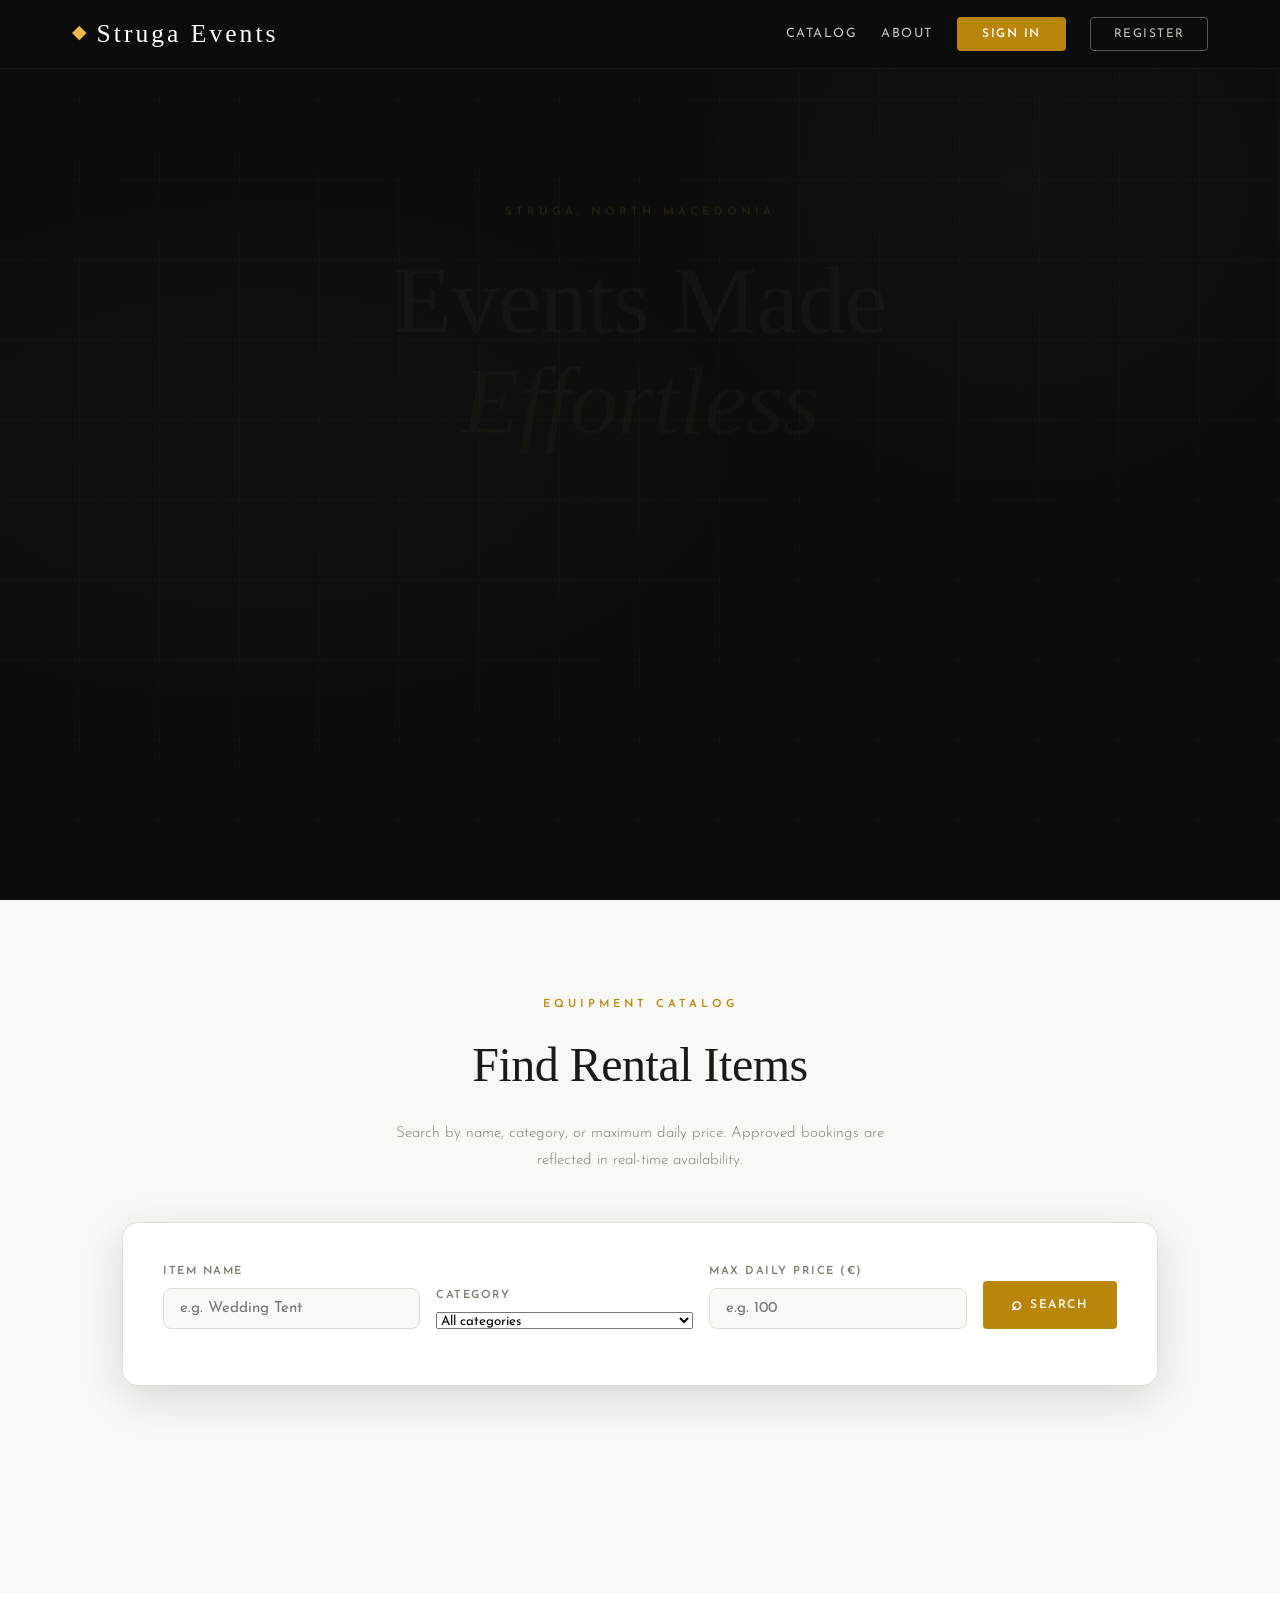
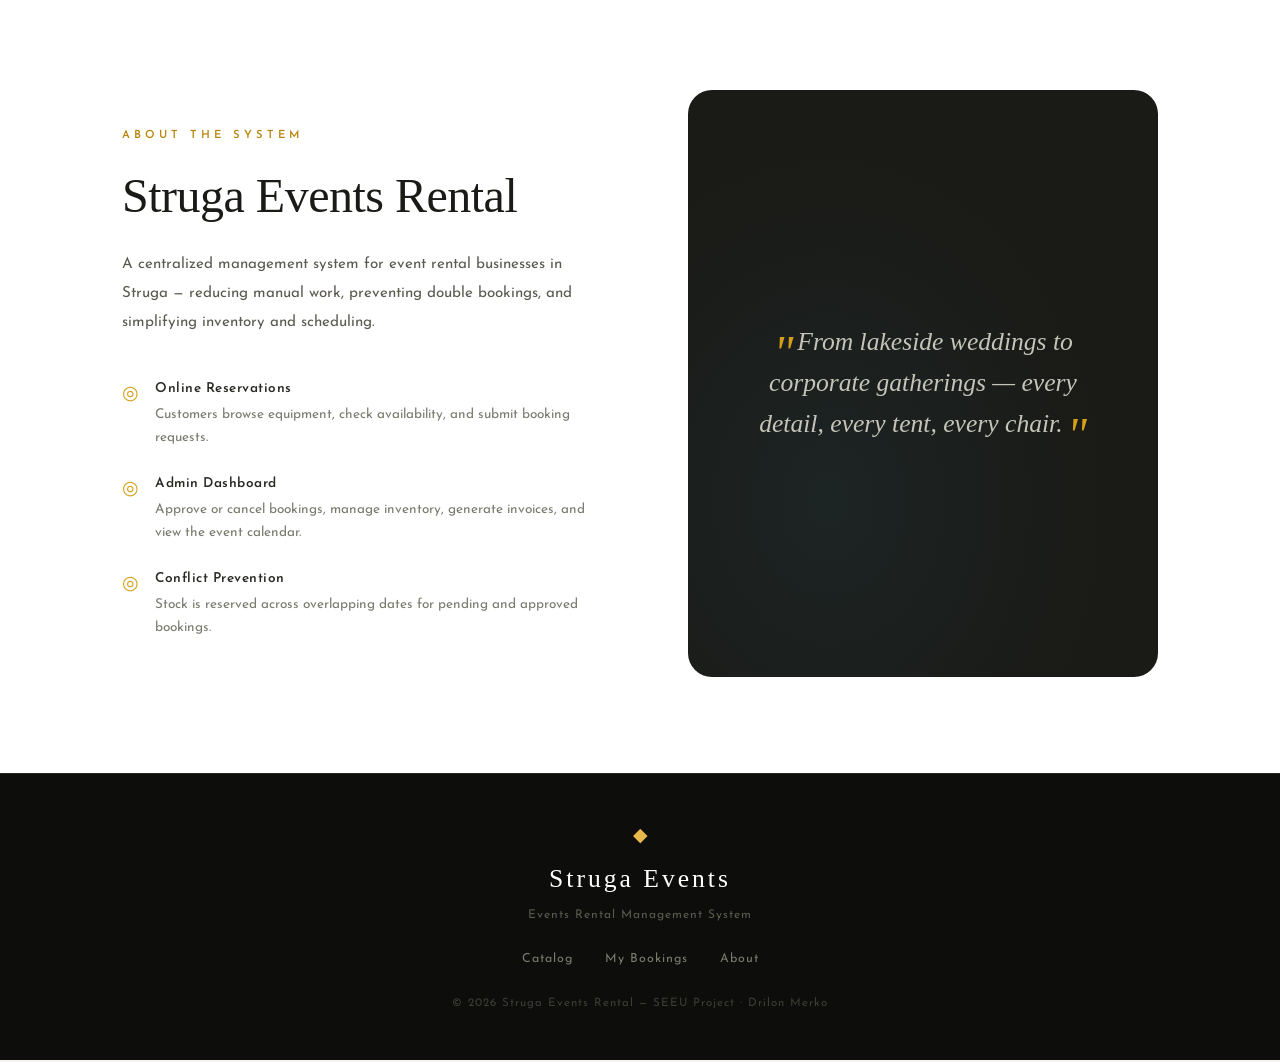
<file: index.html>
<!DOCTYPE html>
<html lang="en">
<head>
    <meta charset="UTF-8">
    <meta http-equiv="refresh" content="0; url=frontend/index.html">
    <title>Struga Events</title>
</head>
<body>
    <p>Redirecting to <a href="frontend/index.html">Struga Events Rental</a>...</p>
</body>
</html>
</file>
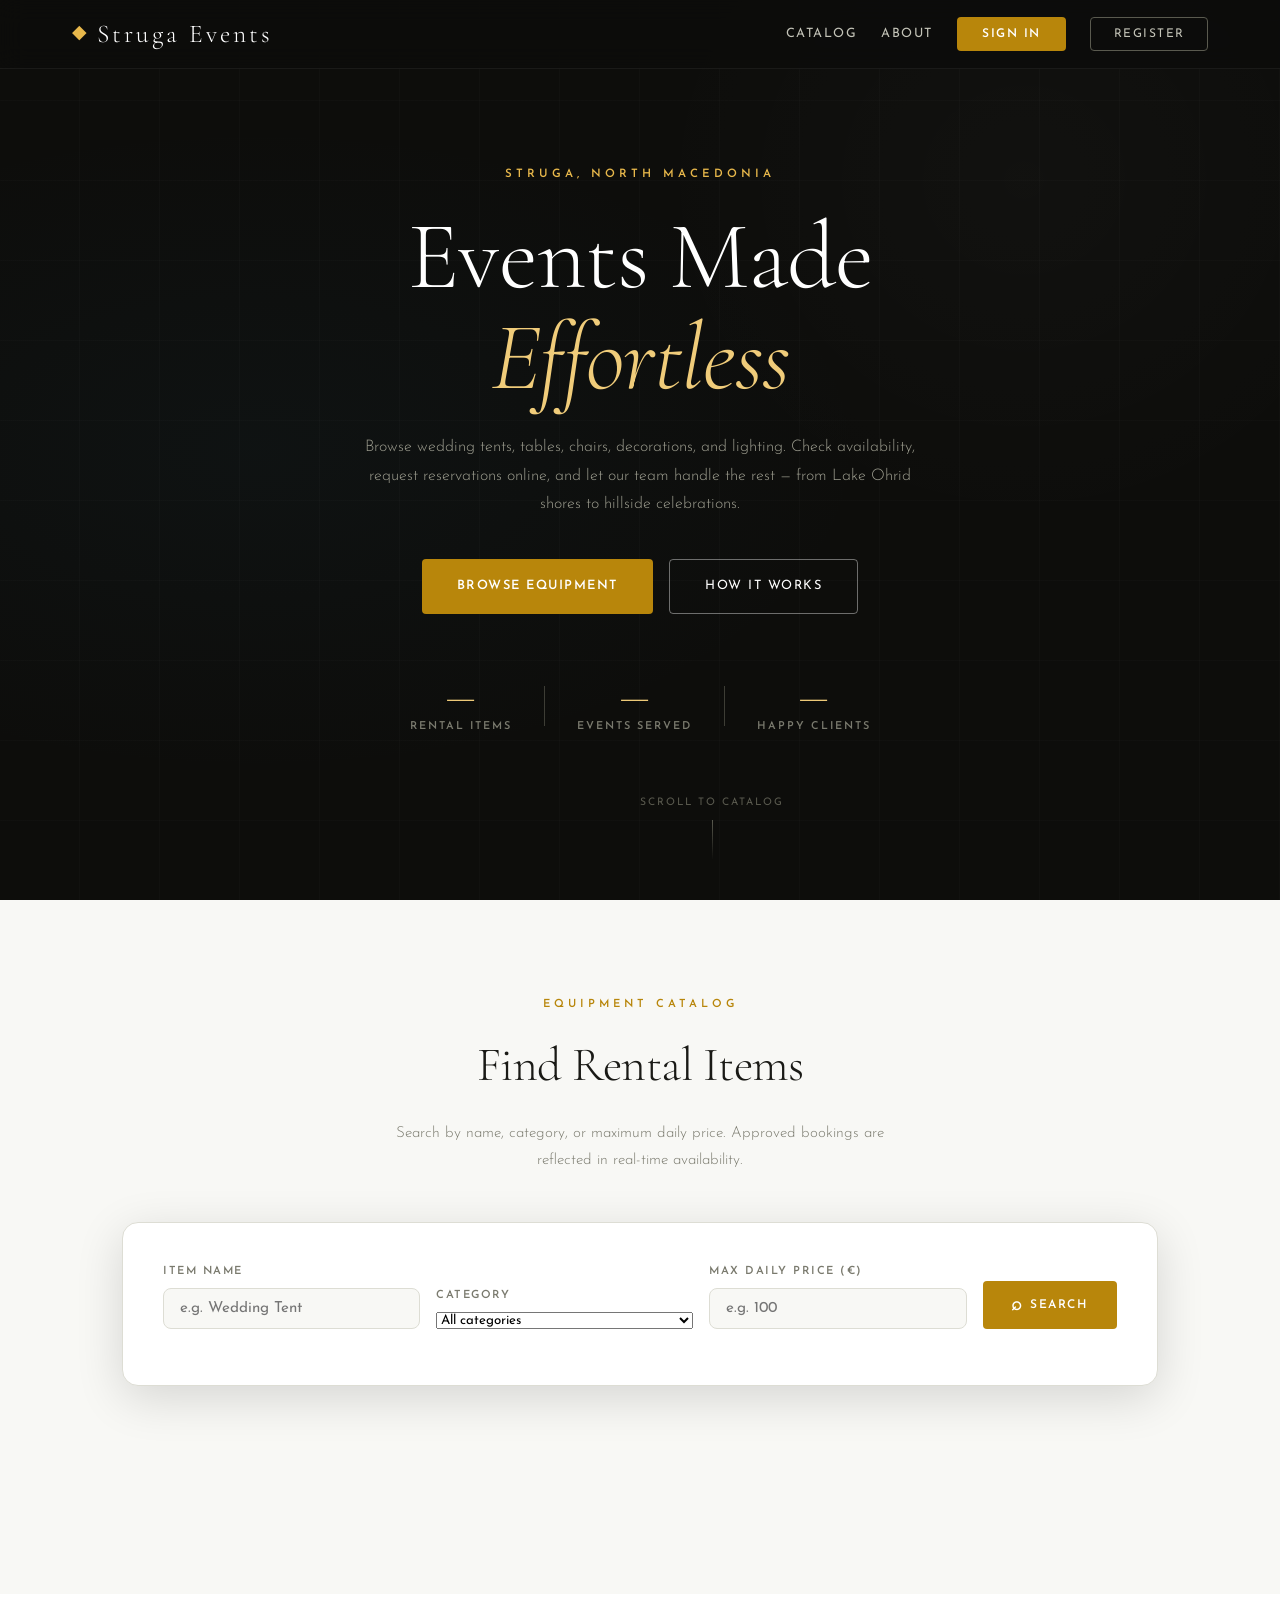
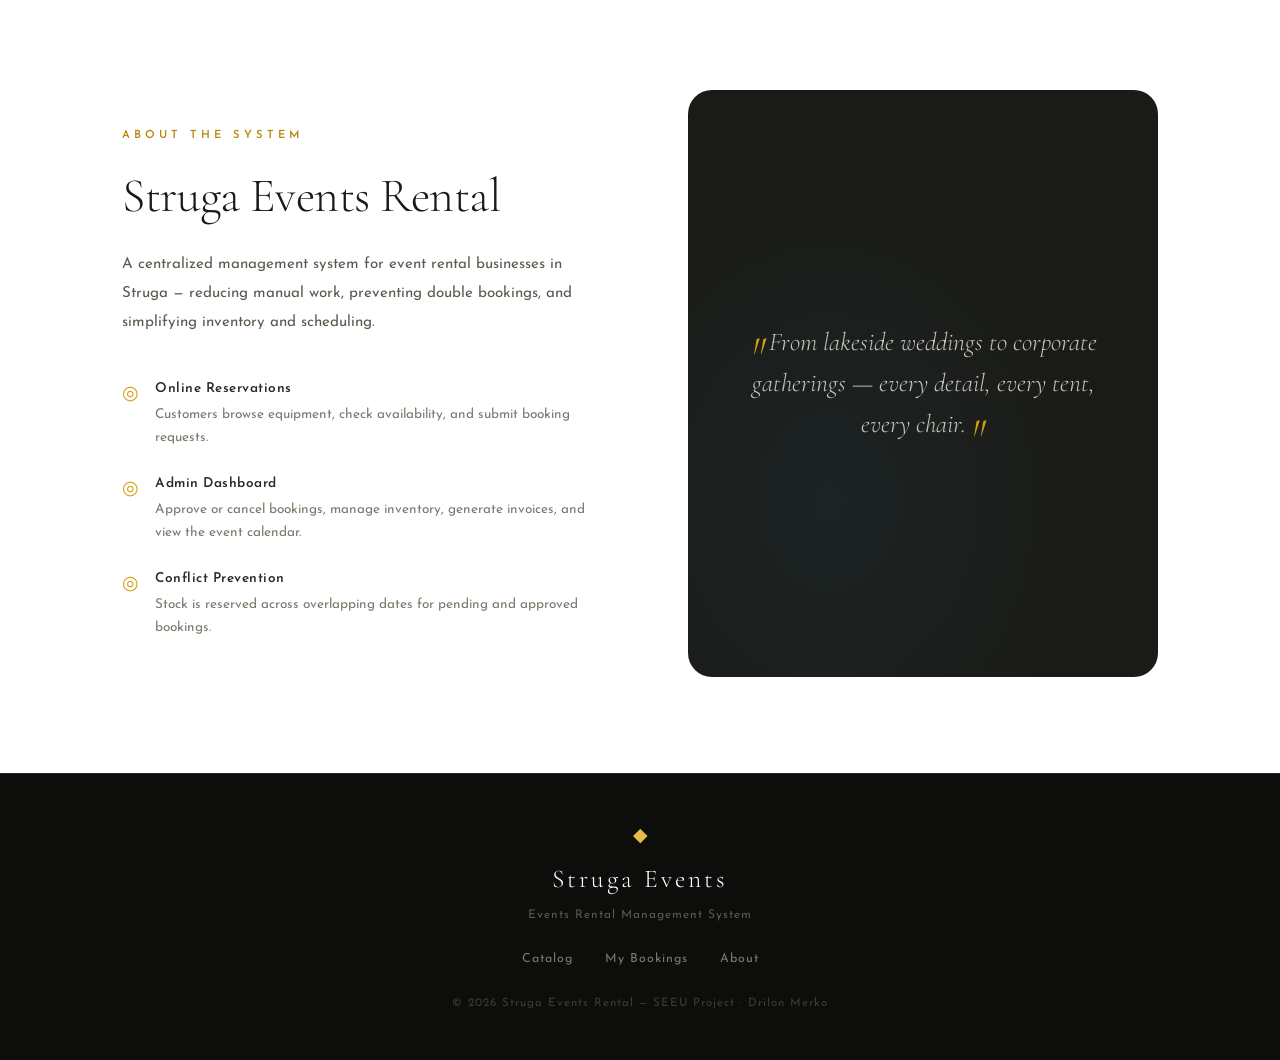
<file: frontend/index.html>
<!DOCTYPE html>
<html lang="en">
<head>
    <meta charset="UTF-8">
    <meta name="viewport" content="width=device-width, initial-scale=1.0">
    <title>Struga Events — Rental Management</title>
    <link rel="preconnect" href="https://fonts.googleapis.com">
    <link href="https://fonts.googleapis.com/css2?family=Cormorant+Garamond:ital,wght@0,300;0,400;0,600;1,300;1,400&family=Josefin+Sans:wght@300;400;600&display=swap" rel="stylesheet">
    <link rel="stylesheet" href="styles.css">
</head>
<body>

<nav class="navbar" id="navbar">
    <div class="nav-inner">
        <a href="index.html" class="nav-logo">
            <span class="logo-symbol">◆</span>
            <span class="logo-text">Struga Events</span>
        </a>
        <div class="nav-links" id="navLinks">
            <a href="#catalog-section" class="nav-link">Catalog</a>
            <a href="#about-section" class="nav-link">About</a>
            <a href="dashboard.html" class="nav-link" id="dashboardLink" style="display:none">My Bookings</a>
            <a href="admin.html" class="nav-link" id="adminLink" style="display:none">Admin Panel</a>
            <button class="btn-ghost" id="logoutBtn" style="display:none" onclick="logout()">Sign Out</button>
            <button class="btn-primary" id="loginBtn" onclick="openModal('loginModal')">Sign In</button>
            <button class="btn-ghost" id="registerBtn" onclick="openModal('registerModal')">Register</button>
        </div>
        <button class="hamburger" id="hamburger" onclick="toggleMenu()">☰</button>
    </div>
</nav>

<section class="hero">
    <div class="hero-bg"></div>
    <div class="hero-content">
        <p class="hero-eyebrow">Struga, North Macedonia</p>
        <h1 class="hero-title">Events Made<br><em>Effortless</em></h1>
        <p class="hero-subtitle">Browse wedding tents, tables, chairs, decorations, and lighting. Check availability, request reservations online, and let our team handle the rest — from Lake Ohrid shores to hillside celebrations.</p>
        <div class="hero-actions">
            <a href="#catalog-section" class="btn-primary btn-large">Browse Equipment</a>
            <a href="#about-section" class="btn-outline btn-large">How It Works</a>
        </div>
        <div class="hero-stats">
            <div class="stat"><span class="stat-num" id="statItems">—</span><span class="stat-label">Rental Items</span></div>
            <div class="stat-divider"></div>
            <div class="stat"><span class="stat-num" id="statReservations">—</span><span class="stat-label">Events Served</span></div>
            <div class="stat-divider"></div>
            <div class="stat"><span class="stat-num" id="statCustomers">—</span><span class="stat-label">Happy Clients</span></div>
        </div>
    </div>
    <div class="hero-scroll">
        <span>Scroll to catalog</span>
        <div class="scroll-line"></div>
    </div>
</section>

<section class="search-section" id="catalog-section">
    <div class="section-inner">
        <div class="section-header">
            <p class="section-eyebrow">Equipment Catalog</p>
            <h2 class="section-title">Find Rental Items</h2>
            <p class="section-subtitle">Search by name, category, or maximum daily price. Approved bookings are reflected in real-time availability.</p>
        </div>
        <div class="search-card">
            <form id="searchForm" class="search-form">
                <div class="search-row">
                    <div class="search-field">
                        <label>Item Name</label>
                        <input type="text" name="name" placeholder="e.g. Wedding Tent" autocomplete="off">
                    </div>
                    <div class="search-field">
                        <label>Category</label>
                        <select name="category_id" id="categoryFilter">
                            <option value="">All categories</option>
                        </select>
                    </div>
                    <div class="search-field">
                        <label>Max Daily Price (€)</label>
                        <input type="number" name="max_price" min="0" step="1" placeholder="e.g. 100">
                    </div>
                    <button type="submit" class="btn-primary search-btn">
                        <span class="search-icon">⌕</span> Search
                    </button>
                </div>
            </form>
        </div>
        <div class="search-card" id="cartSection" style="display:none; margin-bottom:2rem;">
            <h3 class="card-section-title">Reservation Cart</h3>
            <p class="card-section-sub">Add items from the catalog, then submit one booking request (document §6.3 — reservation cart).</p>
            <div id="cartItems" class="submissions-list"></div>
            <p id="cartTotal" style="margin:1rem 0;font-weight:600;"></p>
            <button type="button" class="btn-primary" onclick="openCheckoutModal()">Proceed to Checkout</button>
            <button type="button" class="btn-ghost" onclick="clearCart()" style="margin-left:0.5rem">Clear Cart</button>
        </div>

        <div id="searchResults" class="results-grid"></div>
        <div id="searchMsg" class="search-msg"></div>
    </div>
</section>

<section class="about-section" id="about-section">
    <div class="section-inner about-grid">
        <div class="about-text">
            <p class="section-eyebrow">About the System</p>
            <h2 class="section-title">Struga Events Rental</h2>
            <p class="about-body">A centralized management system for event rental businesses in Struga — reducing manual work, preventing double bookings, and simplifying inventory and scheduling.</p>
            <div class="about-features">
                <div class="feature">
                    <span class="feature-icon">◎</span>
                    <div>
                        <strong>Online Reservations</strong>
                        <p>Customers browse equipment, check availability, and submit booking requests.</p>
                    </div>
                </div>
                <div class="feature">
                    <span class="feature-icon">◎</span>
                    <div>
                        <strong>Admin Dashboard</strong>
                        <p>Approve or cancel bookings, manage inventory, generate invoices, and view the event calendar.</p>
                    </div>
                </div>
                <div class="feature">
                    <span class="feature-icon">◎</span>
                    <div>
                        <strong>Conflict Prevention</strong>
                        <p>Stock is reserved across overlapping dates for pending and approved bookings.</p>
                    </div>
                </div>
            </div>
        </div>
        <div class="about-image">
            <div class="about-image-inner">
                <div class="about-quote">
                    <p>From lakeside weddings to corporate gatherings — every detail, every tent, every chair.</p>
                </div>
            </div>
        </div>
    </div>
</section>

<footer class="footer">
    <div class="footer-inner">
        <div class="footer-brand">
            <span class="logo-symbol">◆</span>
            <span class="logo-text">Struga Events</span>
            <p>Events Rental Management System</p>
        </div>
        <div class="footer-links">
            <a href="#catalog-section">Catalog</a>
            <a href="dashboard.html">My Bookings</a>
            <a href="#about-section">About</a>
        </div>
        <p class="footer-copy">© 2026 Struga Events Rental — SEEU Project · Drilon Merko</p>
    </div>
</footer>

<div class="modal-overlay" id="loginModal">
    <div class="modal">
        <button class="modal-close" onclick="closeModal('loginModal')">✕</button>
        <h2 class="modal-title">Sign In</h2>
        <p class="modal-subtitle">Access your Struga Events account</p>
        <form id="loginForm" class="modal-form">
            <div class="form-field">
                <label>Email Address</label>
                <input type="email" name="email" required placeholder="your@email.com">
            </div>
            <div class="form-field">
                <label>Password</label>
                <input type="password" name="password" required placeholder="••••••••">
            </div>
            <div id="loginError" class="form-error"></div>
            <button type="submit" class="btn-primary btn-full">Sign In</button>
        </form>
        <p class="modal-switch">Don't have an account? <a href="#" onclick="switchModal('loginModal','registerModal')">Register here</a></p>
    </div>
</div>

<div class="modal-overlay" id="registerModal">
    <div class="modal">
        <button class="modal-close" onclick="closeModal('registerModal')">✕</button>
        <h2 class="modal-title">Create Account</h2>
        <p class="modal-subtitle">Register as a customer to request rentals</p>
        <form id="registerForm" class="modal-form">
            <div class="form-row">
                <div class="form-field">
                    <label>First Name</label>
                    <input type="text" name="first_name" required>
                </div>
                <div class="form-field">
                    <label>Last Name</label>
                    <input type="text" name="last_name" required>
                </div>
            </div>
            <div class="form-field">
                <label>Email</label>
                <input type="email" name="email" required>
            </div>
            <div class="form-field">
                <label>Phone</label>
                <input type="text" name="phone" placeholder="+389 70 000 000">
            </div>
            <div class="form-field">
                <label>Password</label>
                <input type="password" name="password" required minlength="8">
            </div>
            <div id="registerError" class="form-error"></div>
            <div id="registerSuccess" class="form-success"></div>
            <button type="submit" class="btn-primary btn-full">Create Account</button>
        </form>
        <p class="modal-switch">Already registered? <a href="#" onclick="switchModal('registerModal','loginModal')">Sign in</a></p>
    </div>
</div>

<div class="modal-overlay" id="itemModal">
    <div class="modal modal-large">
        <button class="modal-close" onclick="closeModal('itemModal')">✕</button>
        <div id="itemModalContent"></div>
    </div>
</div>

<div class="modal-overlay" id="bookModal">
    <div class="modal modal-large">
        <button class="modal-close" onclick="closeModal('bookModal')">✕</button>
        <h2 class="modal-title">Submit Reservation Request</h2>
        <p class="modal-subtitle" id="bookItemLabel">Complete event details for all items in your cart.</p>
        <form id="bookForm" class="modal-form">
            <div class="form-field">
                <label>Event Name</label>
                <input type="text" name="event_name" required placeholder="e.g. Wedding — Petrovski">
            </div>
            <div class="form-field">
                <label>Delivery Address</label>
                <input type="text" name="delivery_address" required placeholder="Venue address in Struga region...">
            </div>
            <div class="form-row">
                <div class="form-field">
                    <label>Start Date</label>
                    <input type="date" name="event_date" id="bookStart" required>
                </div>
                <div class="form-field">
                    <label>End Date</label>
                    <input type="date" name="end_date" id="bookEnd" required>
                </div>
            </div>
            <div class="form-field">
                <label>Notes (optional)</label>
                <textarea name="notes" rows="3"></textarea>
            </div>
            <div id="checkoutCartPreview" class="grave-modal-bio"></div>
            <div id="bookError" class="form-error"></div>
            <button type="submit" class="btn-primary btn-full">Submit Request</button>
        </form>
    </div>
</div>

<script src="app.js"></script>
</body>
</html>
</file>
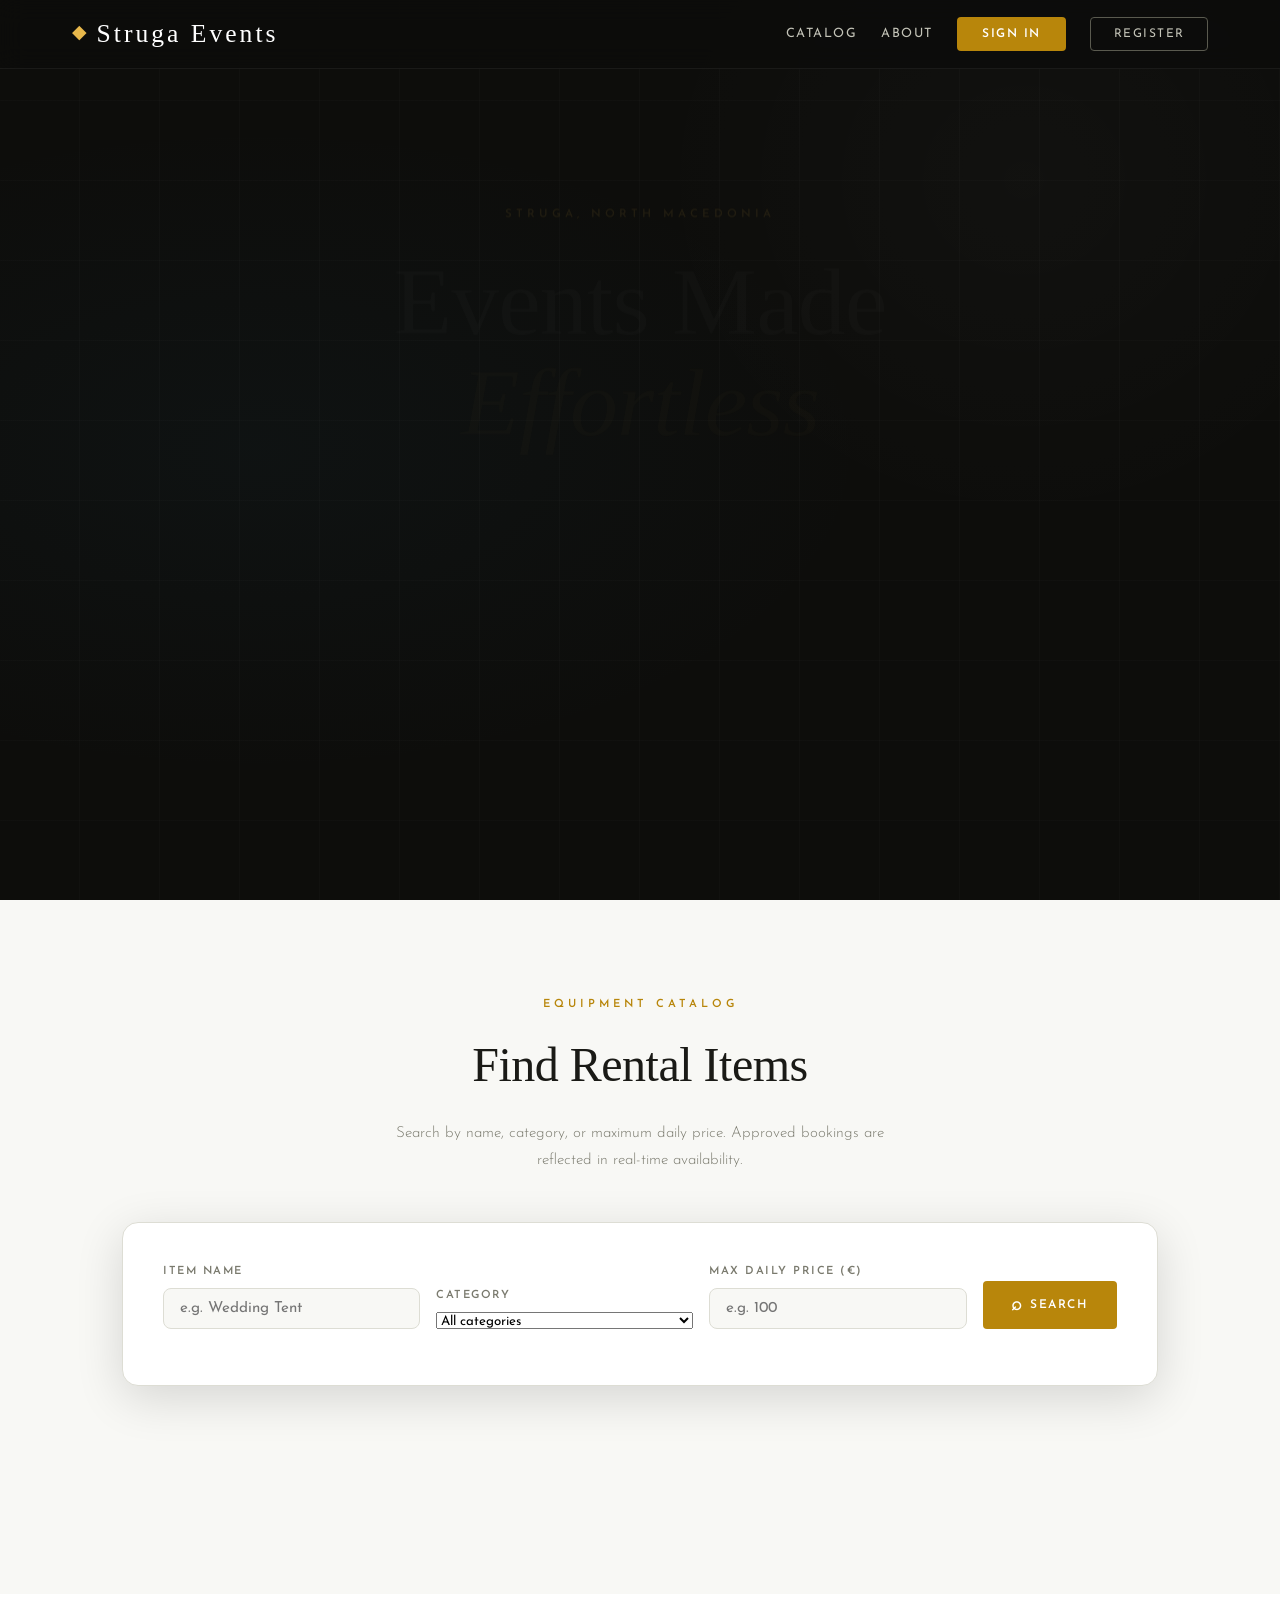
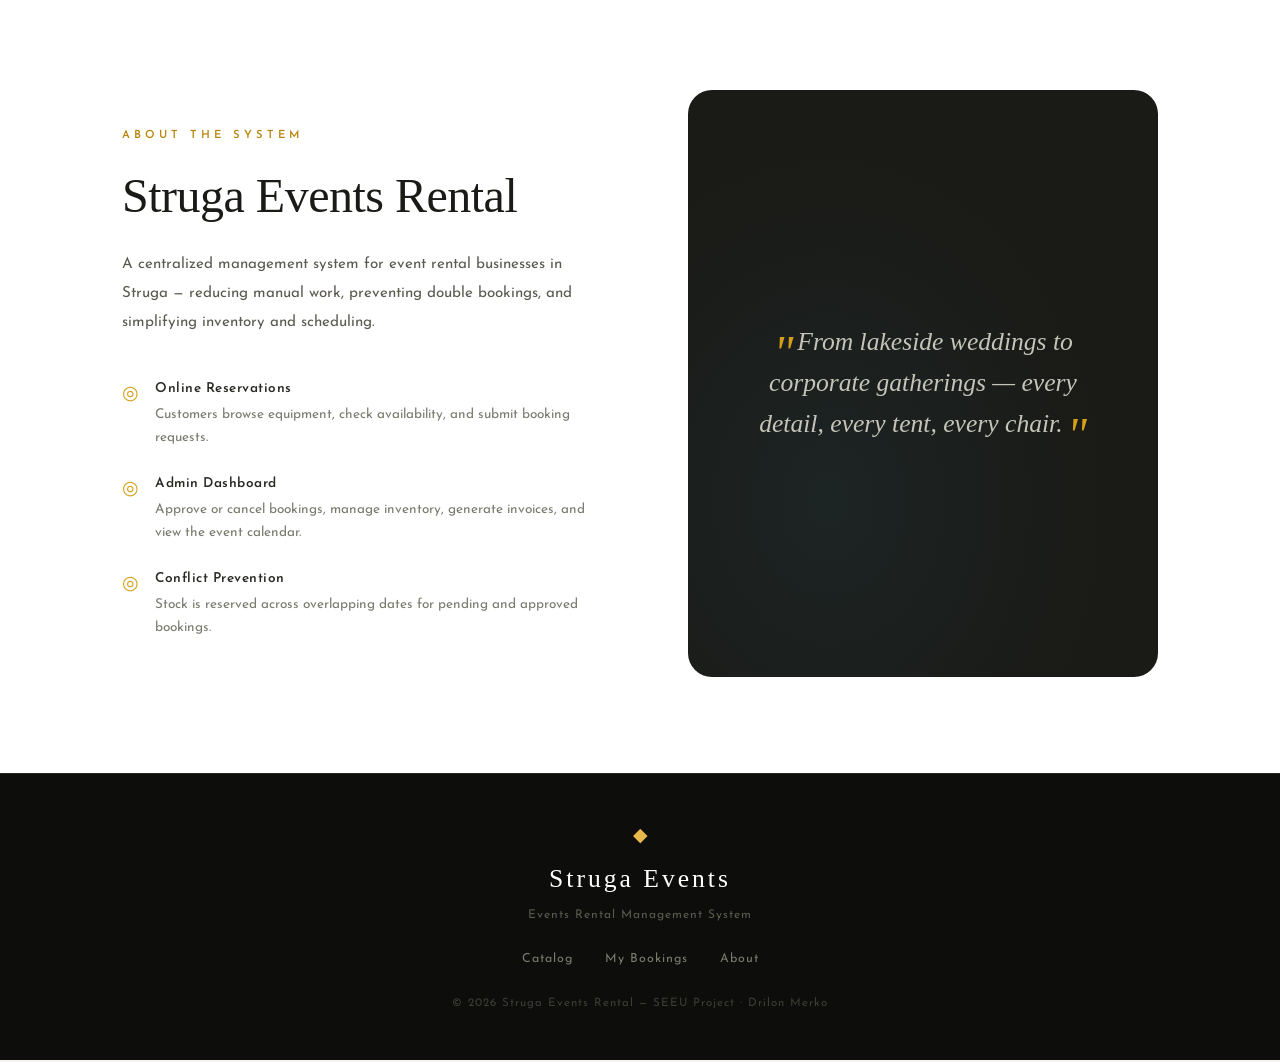
<file: frontend/dashboard.html>
<!DOCTYPE html>
<html lang="en">
<head>
    <meta charset="UTF-8">
    <meta name="viewport" content="width=device-width, initial-scale=1.0">
    <title>My Bookings — Struga Events</title>
    <link rel="preconnect" href="https://fonts.googleapis.com">
    <link href="https://fonts.googleapis.com/css2?family=Cormorant+Garamond:ital,wght@0,300;0,400;0,600&family=Josefin+Sans:wght@300;400;600&display=swap" rel="stylesheet">
    <link rel="stylesheet" href="styles.css">
</head>
<body class="dashboard-page">

<nav class="navbar" id="navbar">
    <div class="nav-inner">
        <a href="index.html" class="nav-logo">
            <span class="logo-symbol">◆</span>
            <span class="logo-text">Struga Events</span>
        </a>
        <div class="nav-links">
            <a href="index.html" class="nav-link">Catalog</a>
            <span class="nav-user" id="navUser"></span>
            <button class="btn-ghost" onclick="logout()">Sign Out</button>
        </div>
    </div>
</nav>

<div class="dashboard-layout">
    <aside class="sidebar">
        <div class="sidebar-profile">
            <div class="avatar" id="sidebarAvatar">?</div>
            <p class="sidebar-name" id="sidebarName">Loading...</p>
            <p class="sidebar-role">Customer</p>
        </div>
        <nav class="sidebar-nav">
            <a href="#" class="sidebar-link active" onclick="showTab('reservationsTab', this)">
                <span class="sidebar-icon">◫</span> My Reservations
            </a>
            <a href="#" class="sidebar-link" onclick="showTab('calendarTab', this)">
                <span class="sidebar-icon">▦</span> Event Calendar
            </a>
            <a href="#" class="sidebar-link" onclick="showTab('notificationsTab', this)">
                <span class="sidebar-icon">◉</span> Notifications
                <span class="badge" id="notifBadge" style="display:none"></span>
            </a>
        </nav>
    </aside>

    <main class="dashboard-main">
        <div id="reservationsTab" class="tab-content active">
            <div class="dash-header">
                <h1 class="dash-title">My Reservations</h1>
                <p class="dash-subtitle">Track pending, approved, and completed event bookings.</p>
            </div>
            <div class="dash-card">
                <a href="index.html#catalog-section" class="btn-primary">+ Browse Equipment</a>
            </div>
            <div id="reservationsList" class="submissions-list">
                <div class="loading-state">Loading reservations...</div>
            </div>
        </div>

        <div id="calendarTab" class="tab-content">
            <div class="dash-header">
                <h1 class="dash-title">Event Calendar</h1>
                <p class="dash-subtitle">Your approved events on the schedule.</p>
            </div>
            <div id="calendarList" class="submissions-list">
                <div class="loading-state">Loading calendar...</div>
            </div>
        </div>

        <div id="notificationsTab" class="tab-content">
            <div class="dash-header">
                <h1 class="dash-title">Notifications</h1>
            </div>
            <div id="notificationsList" class="notifications-list">
                <div class="loading-state">Loading...</div>
            </div>
        </div>
    </main>
</div>

<script src="app.js"></script>
<script src="dashboard.js"></script>
</body>
</html>
</file>
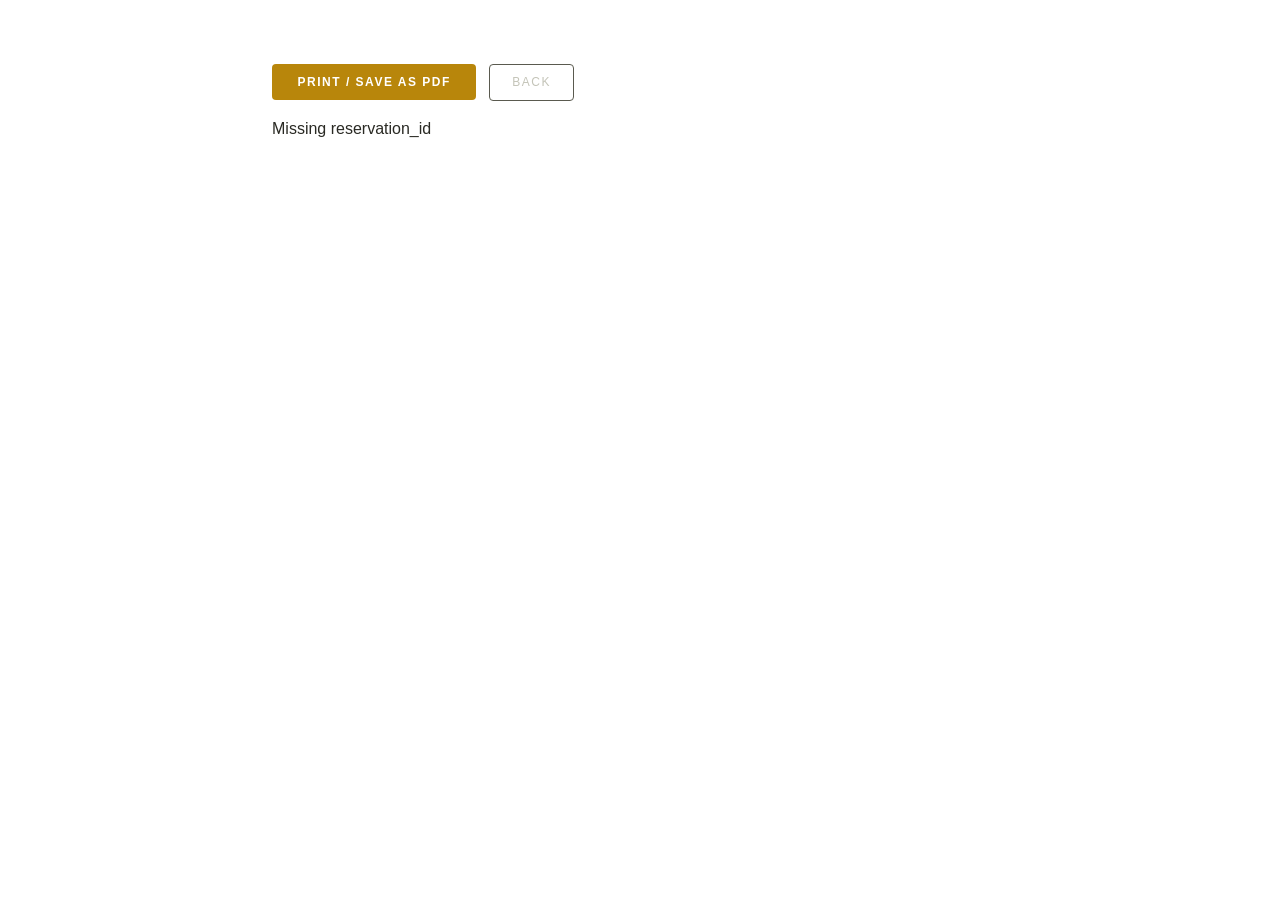
<file: frontend/invoice.html>
<!DOCTYPE html>
<html lang="en">
<head>
    <meta charset="UTF-8">
    <title>Invoice — Struga Events</title>
    <link rel="stylesheet" href="styles.css">
    <style>
        body { max-width: 800px; margin: 2rem auto; padding: 2rem; background: #fff; }
        .invoice-header { border-bottom: 2px solid #2e6b8a; padding-bottom: 1rem; margin-bottom: 1.5rem; }
        table { width: 100%; border-collapse: collapse; margin: 1rem 0; }
        th, td { border: 1px solid #ddd; padding: 0.5rem; text-align: left; }
        th { background: #f5f5f5; }
        @media print { .no-print { display: none; } }
    </style>
</head>
<body>
    <div class="no-print" style="margin-bottom:1rem">
        <button class="btn-primary" onclick="window.print()">Print / Save as PDF</button>
        <a href="dashboard.html" class="btn-ghost" style="margin-left:0.5rem">Back</a>
    </div>
    <div id="invoiceContent"><p>Loading invoice...</p></div>
    <script>
        const API = '../backend';
        const params = new URLSearchParams(location.search);
        const rid = params.get('reservation_id');
        if (!rid) document.getElementById('invoiceContent').innerHTML = '<p>Missing reservation_id</p>';
        else fetch(`${API}/get_invoice.php?reservation_id=${rid}`, { credentials: 'include' })
            .then(r => r.json())
            .then(inv => {
                if (inv.error) { document.getElementById('invoiceContent').innerHTML = '<p>' + inv.error + '</p>'; return; }
                const rows = (inv.line_items || []).map(l =>
                    `<tr><td>${l.description}</td><td>${l.quantity}</td><td>€${parseFloat(l.unit_price).toFixed(2)}</td><td>€${parseFloat(l.subtotal).toFixed(2)}</td></tr>`
                ).join('');
                document.getElementById('invoiceContent').innerHTML = `
                    <div class="invoice-header">
                        <h1>Struga Events Rental</h1>
                        <p><strong>${inv.invoice_number}</strong> · Issued ${inv.issue_date} · Due ${inv.due_date || '—'}</p>
                    </div>
                    <p><strong>Bill to:</strong> ${inv.customer_name}<br>${inv.email} · ${inv.phone || ''}</p>
                    <p><strong>Event:</strong> ${inv.event_name}<br>${inv.event_date} — ${inv.end_date}<br>${inv.delivery_address || ''}</p>
                    <table><thead><tr><th>Item</th><th>Qty</th><th>Unit</th><th>Subtotal</th></tr></thead><tbody>${rows}</tbody></table>
                    <p>Subtotal: €${parseFloat(inv.total_amount).toFixed(2)}<br>
                    VAT (${inv.tax_rate}%): €${parseFloat(inv.tax_amount).toFixed(2)}<br>
                    Deposit: €${parseFloat(inv.deposit_amount || 0).toFixed(2)}<br>
                    <strong>Total: €${parseFloat(inv.total_with_tax).toFixed(2)}</strong><br>
                    Payment status: ${inv.payment_status}</p>`;
            });
    </script>
</body>
</html>
</file>
<file: frontend/styles.css>
/* ============================================================
   Struga Events Rental Management System
   Design: Struga lakeside event rental
   Palette: Deep navy, lake blue, ivory
   Typography: Cormorant Garamond + Josefin Sans
   ============================================================ */

:root {
    --accent-600: #1e5f7a;
    --accent-500: #2e6b8a;
    --accent-400: #4a9bc4;
    --accent-300: #7ec8e8;
    --accent-100: #e8f4fa;
    --stone-950: #0d0d0b;
    --stone-900: #1a1a16;
    --stone-800: #2a2a24;
    --stone-700: #3d3d35;
    --stone-600: #5a5a4f;
    --stone-500: #7a7a6e;
    --stone-400: #9e9e90;
    --stone-300: #c4c4b8;
    --stone-200: #ddddd4;
    --stone-100: #eeeeea;
    --stone-50:  #f8f8f5;

    --accent-600: #b8860b;
    --accent-500: #d4a017;
    --accent-400: #e8b84b;
    --accent-300: #f0cc7a;
    --accent-100: #fdf5dc;

    --ivory: #f5f4ef;
    --white: #ffffff;

    --success: #3d7a4f;
    --danger:  #8b2e2e;
    --warning: #8b6914;
    --info:    #2e5a8b;

    --font-display: 'Cormorant Garamond', Georgia, serif;
    --font-body:    'Josefin Sans', 'Gill Sans', sans-serif;

    --radius-sm:  4px;
    --radius-md:  8px;
    --radius-lg:  16px;
    --radius-xl:  24px;

    --shadow-sm:  0 1px 4px rgba(0,0,0,0.08);
    --shadow-md:  0 4px 20px rgba(0,0,0,0.10);
    --shadow-lg:  0 12px 48px rgba(0,0,0,0.14);
    --shadow-xl:  0 24px 80px rgba(0,0,0,0.18);

    --transition: 0.25s ease;
}

/* ── Reset ── */
*, *::before, *::after { box-sizing: border-box; margin: 0; padding: 0; }
html { scroll-behavior: smooth; }
body {
    font-family: var(--font-body);
    background: var(--ivory);
    color: var(--stone-800);
    font-size: 16px;
    line-height: 1.6;
    -webkit-font-smoothing: antialiased;
}
img { display: block; max-width: 100%; }
a { color: inherit; text-decoration: none; }
button { font-family: var(--font-body); cursor: pointer; }
input, select, textarea { font-family: var(--font-body); }

/* ── Scrollbar ── */
::-webkit-scrollbar { width: 6px; }
::-webkit-scrollbar-track { background: var(--stone-100); }
::-webkit-scrollbar-thumb { background: var(--stone-400); border-radius: 3px; }

/* ============================================================
   NAVBAR
   ============================================================ */
.navbar {
    position: fixed;
    top: 0; left: 0; right: 0;
    z-index: 1000;
    background: rgba(13,13,11,0.92);
    backdrop-filter: blur(12px);
    border-bottom: 1px solid rgba(255,255,255,0.06);
    transition: var(--transition);
}
.nav-inner {
    max-width: 1200px;
    margin: 0 auto;
    padding: 0 2rem;
    height: 68px;
    display: flex;
    align-items: center;
    justify-content: space-between;
}
.nav-logo {
    display: flex;
    align-items: center;
    gap: 0.6rem;
    color: var(--white);
}
.logo-symbol { color: var(--accent-400); font-size: 1.2rem; }
.logo-text {
    font-family: var(--font-display);
    font-size: 1.6rem;
    font-weight: 300;
    letter-spacing: 3px;
    color: var(--white);
}
.admin-badge {
    background: var(--accent-600);
    color: var(--white);
    font-family: var(--font-body);
    font-size: 0.65rem;
    font-weight: 600;
    letter-spacing: 1px;
    text-transform: uppercase;
    padding: 2px 8px;
    border-radius: 20px;
    margin-left: 0.5rem;
}
.nav-links {
    display: flex;
    align-items: center;
    gap: 1.5rem;
}
.nav-link {
    color: var(--stone-300);
    font-size: 0.8rem;
    font-weight: 400;
    letter-spacing: 1.5px;
    text-transform: uppercase;
    transition: color var(--transition);
}
.nav-link:hover { color: var(--accent-300); }
.nav-user {
    color: var(--stone-400);
    font-size: 0.8rem;
    letter-spacing: 1px;
}
.hamburger {
    display: none;
    background: none;
    border: none;
    color: var(--white);
    font-size: 1.5rem;
}

/* ============================================================
   BUTTONS
   ============================================================ */
.btn-primary {
    background: var(--accent-600);
    color: var(--white);
    border: none;
    padding: 0.7rem 1.6rem;
    border-radius: var(--radius-sm);
    font-size: 0.75rem;
    font-weight: 600;
    letter-spacing: 1.5px;
    text-transform: uppercase;
    transition: background var(--transition), transform var(--transition), box-shadow var(--transition);
    display: inline-flex;
    align-items: center;
    gap: 0.4rem;
}
.btn-primary:hover {
    background: var(--accent-500);
    transform: translateY(-1px);
    box-shadow: 0 4px 16px rgba(46,107,138,0.35);
}
.btn-ghost {
    background: transparent;
    color: var(--stone-300);
    border: 1px solid var(--stone-600);
    padding: 0.65rem 1.4rem;
    border-radius: var(--radius-sm);
    font-size: 0.75rem;
    font-weight: 400;
    letter-spacing: 1.5px;
    text-transform: uppercase;
    transition: all var(--transition);
}
.btn-ghost:hover {
    border-color: var(--stone-300);
    color: var(--white);
}
.btn-outline {
    background: transparent;
    color: var(--white);
    border: 1px solid rgba(255,255,255,0.4);
    padding: 0.7rem 1.6rem;
    border-radius: var(--radius-sm);
    font-size: 0.75rem;
    font-weight: 400;
    letter-spacing: 1.5px;
    text-transform: uppercase;
    transition: all var(--transition);
    display: inline-flex;
    align-items: center;
    gap: 0.4rem;
}
.btn-outline:hover {
    background: rgba(255,255,255,0.08);
    border-color: rgba(255,255,255,0.7);
}
.btn-large { padding: 1rem 2.2rem; font-size: 0.8rem; }
.btn-full { width: 100%; justify-content: center; }
.btn-danger {
    background: var(--danger);
    color: var(--white);
    border: none;
    padding: 0.5rem 1.1rem;
    border-radius: var(--radius-sm);
    font-size: 0.72rem;
    font-weight: 600;
    letter-spacing: 1px;
    text-transform: uppercase;
    transition: all var(--transition);
    cursor: pointer;
}
.btn-danger:hover { background: #a03535; }
.btn-success {
    background: var(--success);
    color: var(--white);
    border: none;
    padding: 0.5rem 1.1rem;
    border-radius: var(--radius-sm);
    font-size: 0.72rem;
    font-weight: 600;
    letter-spacing: 1px;
    text-transform: uppercase;
    transition: all var(--transition);
    cursor: pointer;
}
.btn-success:hover { background: #4a8f5e; }

/* ============================================================
   HERO SECTION
   ============================================================ */
.hero {
    min-height: 100vh;
    background: var(--stone-950);
    display: flex;
    align-items: center;
    justify-content: center;
    position: relative;
    overflow: hidden;
}
.hero-bg {
    position: absolute;
    inset: 0;
    background:
        radial-gradient(ellipse 80% 60% at 20% 50%, rgba(46,107,138,0.06) 0%, transparent 60%),
        radial-gradient(ellipse 60% 80% at 80% 20%, rgba(255,255,255,0.02) 0%, transparent 50%);
}
.hero-bg::before {
    content: '';
    position: absolute;
    inset: 0;
    background-image:
        repeating-linear-gradient(
            0deg,
            transparent,
            transparent 79px,
            rgba(255,255,255,0.015) 79px,
            rgba(255,255,255,0.015) 80px
        ),
        repeating-linear-gradient(
            90deg,
            transparent,
            transparent 79px,
            rgba(255,255,255,0.015) 79px,
            rgba(255,255,255,0.015) 80px
        );
}
.hero-content {
    position: relative;
    z-index: 2;
    text-align: center;
    max-width: 800px;
    padding: 2rem;
    animation: fadeUp 1s ease both;
}
@keyframes fadeUp {
    from { opacity: 0; transform: translateY(30px); }
    to   { opacity: 1; transform: translateY(0); }
}
.hero-eyebrow {
    font-family: var(--font-body);
    font-size: 0.72rem;
    font-weight: 600;
    letter-spacing: 4px;
    text-transform: uppercase;
    color: var(--accent-400);
    margin-bottom: 1.5rem;
    animation: fadeUp 1s 0.1s ease both;
}
.hero-title {
    font-family: var(--font-display);
    font-size: clamp(3rem, 8vw, 6rem);
    font-weight: 300;
    line-height: 1.05;
    color: var(--white);
    margin-bottom: 1.5rem;
    letter-spacing: -1px;
    animation: fadeUp 1s 0.2s ease both;
}
.hero-title em {
    font-style: italic;
    color: var(--accent-300);
}
.hero-subtitle {
    font-size: 1rem;
    font-weight: 300;
    color: var(--stone-400);
    max-width: 560px;
    margin: 0 auto 2.5rem;
    line-height: 1.8;
    animation: fadeUp 1s 0.3s ease both;
}
.hero-actions {
    display: flex;
    gap: 1rem;
    justify-content: center;
    flex-wrap: wrap;
    margin-bottom: 4rem;
    animation: fadeUp 1s 0.4s ease both;
}
.hero-stats {
    display: flex;
    align-items: center;
    justify-content: center;
    gap: 2rem;
    animation: fadeUp 1s 0.5s ease both;
}
.stat { text-align: center; }
.stat-num {
    display: block;
    font-family: var(--font-display);
    font-size: 2.2rem;
    font-weight: 300;
    color: var(--accent-300);
    line-height: 1;
}
.stat-label {
    display: block;
    font-size: 0.68rem;
    font-weight: 600;
    letter-spacing: 2px;
    text-transform: uppercase;
    color: var(--stone-500);
    margin-top: 0.3rem;
}
.stat-divider {
    width: 1px;
    height: 40px;
    background: var(--stone-700);
}
.hero-scroll {
    position: absolute;
    bottom: 2.5rem;
    left: 50%;
    transform: translateX(-50%);
    display: flex;
    flex-direction: column;
    align-items: center;
    gap: 0.5rem;
    color: var(--stone-600);
    font-size: 0.65rem;
    letter-spacing: 2px;
    text-transform: uppercase;
    animation: fadeUp 1s 0.7s ease both;
}
.scroll-line {
    width: 1px;
    height: 40px;
    background: linear-gradient(to bottom, var(--stone-600), transparent);
    animation: scrollPulse 2s ease infinite;
}
@keyframes scrollPulse {
    0%, 100% { opacity: 1; transform: scaleY(1); transform-origin: top; }
    50% { opacity: 0.4; }
}

/* ============================================================
   SECTIONS
   ============================================================ */
.section-inner {
    max-width: 1100px;
    margin: 0 auto;
    padding: 6rem 2rem;
}
.section-header {
    text-align: center;
    margin-bottom: 3rem;
}
.section-eyebrow {
    font-size: 0.7rem;
    font-weight: 600;
    letter-spacing: 4px;
    text-transform: uppercase;
    color: var(--accent-600);
    margin-bottom: 0.8rem;
}
.section-title {
    font-family: var(--font-display);
    font-size: clamp(2rem, 4vw, 3rem);
    font-weight: 300;
    color: var(--stone-900);
    margin-bottom: 1rem;
    letter-spacing: -0.5px;
}
.section-subtitle {
    font-size: 0.95rem;
    font-weight: 300;
    color: var(--stone-500);
    max-width: 500px;
    margin: 0 auto;
    line-height: 1.8;
}

/* ============================================================
   SEARCH SECTION
   ============================================================ */
.search-section { background: var(--stone-50); }
.search-card {
    background: var(--white);
    border-radius: var(--radius-lg);
    padding: 2.5rem;
    box-shadow: var(--shadow-lg);
    border: 1px solid var(--stone-200);
    margin-bottom: 3rem;
}
.search-form { }
.search-row {
    display: flex;
    gap: 1rem;
    margin-bottom: 1rem;
    align-items: flex-end;
    flex-wrap: wrap;
}
.search-field {
    flex: 1;
    min-width: 180px;
    display: flex;
    flex-direction: column;
    gap: 0.4rem;
}
.search-field label {
    font-size: 0.7rem;
    font-weight: 600;
    letter-spacing: 1.5px;
    text-transform: uppercase;
    color: var(--stone-500);
}
.search-field input {
    padding: 0.75rem 1rem;
    border: 1px solid var(--stone-200);
    border-radius: var(--radius-md);
    font-size: 0.95rem;
    color: var(--stone-800);
    background: var(--stone-50);
    transition: border-color var(--transition), box-shadow var(--transition);
    outline: none;
}
.search-field input:focus {
    border-color: var(--accent-500);
    box-shadow: 0 0 0 3px rgba(58,140,176,0.12);
}
.search-btn {
    white-space: nowrap;
    height: 48px;
    padding: 0 1.8rem;
}
.search-icon { font-size: 1.1rem; }
.search-msg {
    text-align: center;
    padding: 2rem;
    color: var(--stone-500);
    font-size: 0.9rem;
}

/* ── Results Grid ── */
.results-grid {
    display: grid;
    grid-template-columns: repeat(auto-fill, minmax(320px, 1fr));
    gap: 1.5rem;
}
.grave-card {
    background: var(--white);
    border-radius: var(--radius-lg);
    overflow: hidden;
    box-shadow: var(--shadow-md);
    border: 1px solid var(--stone-200);
    transition: transform var(--transition), box-shadow var(--transition);
    cursor: pointer;
}
.grave-card:hover {
    transform: translateY(-4px);
    box-shadow: var(--shadow-xl);
}
.grave-card-photo {
    width: 100%;
    height: 200px;
    object-fit: cover;
    background: var(--stone-100);
    display: flex;
    align-items: center;
    justify-content: center;
}
.grave-card-photo img {
    width: 100%;
    height: 200px;
    object-fit: cover;
}
.grave-card-no-photo {
    width: 100%;
    height: 200px;
    background: linear-gradient(135deg, var(--stone-800), var(--stone-900));
    display: flex;
    align-items: center;
    justify-content: center;
    color: var(--stone-600);
    font-size: 2.5rem;
}
.grave-card-body { padding: 1.5rem; }
.grave-card-name {
    font-family: var(--font-display);
    font-size: 1.5rem;
    font-weight: 400;
    color: var(--stone-900);
    margin-bottom: 0.4rem;
}
.grave-card-dates {
    font-size: 0.78rem;
    font-weight: 600;
    letter-spacing: 1.5px;
    color: var(--accent-600);
    text-transform: uppercase;
    margin-bottom: 0.6rem;
}
.grave-card-cemetery {
    font-size: 0.85rem;
    color: var(--stone-500);
    margin-bottom: 1.2rem;
}
.grave-card-cemetery::before { content: '📍 '; }
.grave-card-actions {
    display: flex;
    gap: 0.5rem;
    flex-wrap: wrap;
}
.grave-card-actions button {
    flex: 1;
    padding: 0.5rem 0.8rem;
    border-radius: var(--radius-sm);
    font-size: 0.68rem;
    font-weight: 600;
    letter-spacing: 1px;
    text-transform: uppercase;
    border: 1px solid var(--stone-200);
    background: var(--stone-50);
    color: var(--stone-600);
    transition: all var(--transition);
    cursor: pointer;
}
.grave-card-actions button:hover {
    background: var(--stone-900);
    color: var(--white);
    border-color: var(--stone-900);
}
.grave-card-actions .btn-map {
    background: var(--accent-100);
    color: var(--accent-600);
    border-color: var(--accent-300);
}
.grave-card-actions .btn-map:hover {
    background: var(--accent-600);
    color: var(--white);
}

/* ============================================================
   MAP SECTION
   ============================================================ */
.map-section { background: var(--stone-900); }
.map-section .section-title { color: var(--white); }
.map-section .section-eyebrow { color: var(--accent-400); }
.map-container {
    width: 100%;
    height: 450px;
    border-radius: var(--radius-lg);
    overflow: hidden;
    border: 1px solid var(--stone-700);
    margin-bottom: 1rem;
}
.map-close {
    margin-top: 1rem;
}

/* ============================================================
   ABOUT SECTION
   ============================================================ */
.about-section { background: var(--white); }
.about-grid {
    display: grid;
    grid-template-columns: 1fr 1fr;
    gap: 6rem;
    align-items: center;
    padding: 6rem 2rem;
}
.about-body {
    color: var(--stone-600);
    font-size: 0.95rem;
    line-height: 1.9;
    margin-bottom: 1rem;
}
.about-features {
    margin-top: 2.5rem;
    display: flex;
    flex-direction: column;
    gap: 1.5rem;
}
.feature {
    display: flex;
    gap: 1rem;
    align-items: flex-start;
}
.feature-icon {
    color: var(--accent-500);
    font-size: 1.2rem;
    margin-top: 2px;
    flex-shrink: 0;
}
.feature strong {
    display: block;
    font-size: 0.85rem;
    font-weight: 600;
    letter-spacing: 0.5px;
    color: var(--stone-800);
    margin-bottom: 0.2rem;
}
.feature p {
    font-size: 0.85rem;
    color: var(--stone-500);
    line-height: 1.7;
}
.about-image-inner {
    background: var(--stone-900);
    border-radius: var(--radius-xl);
    aspect-ratio: 4/5;
    display: flex;
    align-items: center;
    justify-content: center;
    padding: 3rem;
    position: relative;
    overflow: hidden;
}
.about-image-inner::before {
    content: '';
    position: absolute;
    inset: 0;
    background: radial-gradient(ellipse at 30% 70%, rgba(46,107,138,0.12), transparent 60%);
}
.about-quote {
    position: relative;
    z-index: 1;
    text-align: center;
}
.about-quote p {
    font-family: var(--font-display);
    font-size: 1.6rem;
    font-weight: 300;
    font-style: italic;
    color: var(--stone-300);
    line-height: 1.6;
}
.about-quote p::before { content: '"'; color: var(--accent-500); font-size: 3rem; line-height: 0; vertical-align: -0.4em; margin-right: 4px; }
.about-quote p::after  { content: '"'; color: var(--accent-500); font-size: 3rem; line-height: 0; vertical-align: -0.4em; margin-left: 4px; }

/* ============================================================
   FOOTER
   ============================================================ */
.footer {
    background: var(--stone-950);
    border-top: 1px solid var(--stone-800);
}
.footer-inner {
    max-width: 1100px;
    margin: 0 auto;
    padding: 3rem 2rem;
    display: flex;
    flex-direction: column;
    align-items: center;
    gap: 1.5rem;
    text-align: center;
}
.footer-brand { display: flex; flex-direction: column; align-items: center; gap: 0.4rem; }
.footer-brand .logo-text { color: var(--white); }
.footer-brand p { font-size: 0.75rem; color: var(--stone-600); letter-spacing: 1px; }
.footer-links { display: flex; gap: 2rem; }
.footer-links a { font-size: 0.78rem; color: var(--stone-500); letter-spacing: 1px; transition: color var(--transition); }
.footer-links a:hover { color: var(--accent-300); }
.footer-copy { font-size: 0.72rem; color: var(--stone-700); letter-spacing: 1px; }

/* ============================================================
   MODALS
   ============================================================ */
.modal-overlay {
    position: fixed;
    inset: 0;
    background: rgba(0,0,0,0.75);
    backdrop-filter: blur(6px);
    z-index: 2000;
    display: none;
    align-items: center;
    justify-content: center;
    padding: 1rem;
    animation: fadeIn 0.2s ease;
}
.modal-overlay.open { display: flex; }
@keyframes fadeIn { from { opacity: 0; } to { opacity: 1; } }
.modal {
    background: var(--white);
    border-radius: var(--radius-xl);
    padding: 3rem;
    width: 100%;
    max-width: 480px;
    position: relative;
    animation: slideUp 0.3s ease;
    max-height: 90vh;
    overflow-y: auto;
}
.modal-large { max-width: 720px; }
@keyframes slideUp {
    from { opacity: 0; transform: translateY(20px); }
    to   { opacity: 1; transform: translateY(0); }
}
.modal-close {
    position: absolute;
    top: 1.2rem; right: 1.2rem;
    background: var(--stone-100);
    border: none;
    width: 32px; height: 32px;
    border-radius: 50%;
    font-size: 0.8rem;
    color: var(--stone-600);
    display: flex; align-items: center; justify-content: center;
    transition: all var(--transition);
}
.modal-close:hover { background: var(--stone-200); color: var(--stone-900); }
.modal-title {
    font-family: var(--font-display);
    font-size: 2rem;
    font-weight: 300;
    color: var(--stone-900);
    margin-bottom: 0.3rem;
}
.modal-subtitle {
    font-size: 0.85rem;
    color: var(--stone-500);
    margin-bottom: 2rem;
}
.modal-switch {
    text-align: center;
    font-size: 0.82rem;
    color: var(--stone-500);
    margin-top: 1.5rem;
}
.modal-switch a { color: var(--accent-600); font-weight: 600; }
.modal-form { display: flex; flex-direction: column; gap: 1rem; }

/* ── Grave Record Modal ── */
.grave-modal-photo {
    width: 100%;
    height: 280px;
    object-fit: cover;
    border-radius: var(--radius-md);
    margin-bottom: 1.5rem;
}
.grave-modal-name {
    font-family: var(--font-display);
    font-size: 2.2rem;
    font-weight: 300;
    color: var(--stone-900);
    margin-bottom: 0.4rem;
}
.grave-modal-dates {
    font-size: 0.8rem;
    font-weight: 600;
    letter-spacing: 2px;
    text-transform: uppercase;
    color: var(--accent-600);
    margin-bottom: 1rem;
}
.grave-modal-info { display: flex; flex-direction: column; gap: 0.5rem; margin-bottom: 1.5rem; }
.grave-modal-info p { font-size: 0.9rem; color: var(--stone-600); }
.grave-modal-bio {
    font-size: 0.9rem;
    color: var(--stone-600);
    line-height: 1.8;
    margin-bottom: 1.5rem;
    padding: 1.2rem;
    background: var(--stone-50);
    border-radius: var(--radius-md);
    border-left: 3px solid var(--accent-400);
}
.grave-modal-map { height: 280px; border-radius: var(--radius-md); margin-bottom: 1.5rem; }
.grave-modal-actions { display: flex; gap: 0.8rem; flex-wrap: wrap; }

/* ============================================================
   FORMS
   ============================================================ */
.form-field {
    display: flex;
    flex-direction: column;
    gap: 0.4rem;
}
.form-field label {
    font-size: 0.7rem;
    font-weight: 600;
    letter-spacing: 1.5px;
    text-transform: uppercase;
    color: var(--stone-500);
}
.form-field input,
.form-field select,
.form-field textarea {
    padding: 0.8rem 1rem;
    border: 1px solid var(--stone-200);
    border-radius: var(--radius-md);
    font-size: 0.95rem;
    color: var(--stone-800);
    background: var(--stone-50);
    transition: border-color var(--transition), box-shadow var(--transition);
    outline: none;
    width: 100%;
}
.form-field input:focus,
.form-field select:focus,
.form-field textarea:focus {
    border-color: var(--accent-500);
    box-shadow: 0 0 0 3px rgba(58,140,176,0.12);
    background: var(--white);
}
.form-field textarea { resize: vertical; min-height: 100px; }
.form-row { display: flex; gap: 1rem; }
.form-row .form-field { flex: 1; }
.form-error {
    color: var(--danger);
    font-size: 0.82rem;
    font-weight: 500;
    padding: 0.6rem 0.8rem;
    background: rgba(139,46,46,0.06);
    border-radius: var(--radius-sm);
    display: none;
}
.form-error.visible { display: block; }
.form-success {
    color: var(--success);
    font-size: 0.82rem;
    font-weight: 500;
    padding: 0.6rem 0.8rem;
    background: rgba(61,122,79,0.06);
    border-radius: var(--radius-sm);
    display: none;
}
.form-success.visible { display: block; }
.form-msg {
    font-size: 0.85rem;
    padding: 0.6rem 0.8rem;
    border-radius: var(--radius-sm);
    margin-top: 0.5rem;
}
.form-msg.success { background: rgba(61,122,79,0.1); color: var(--success); }
.form-msg.error { background: rgba(139,46,46,0.1); color: var(--danger); }

/* ── File Upload ── */
.file-upload { position: relative; }
.file-upload input[type="file"] {
    position: absolute;
    opacity: 0;
    width: 0;
    height: 0;
}
.file-upload-inner {
    border: 2px dashed var(--stone-300);
    border-radius: var(--radius-md);
    padding: 2.5rem;
    text-align: center;
    cursor: pointer;
    transition: all var(--transition);
}
.file-upload-inner:hover {
    border-color: var(--accent-400);
    background: var(--accent-100);
}
.file-icon { font-size: 2rem; display: block; margin-bottom: 0.5rem; }
.file-upload-inner p { font-size: 0.9rem; color: var(--stone-500); margin: 0.2rem 0; }
.file-hint { font-size: 0.75rem !important; color: var(--stone-400) !important; }
.photo-preview { text-align: center; padding: 1rem; }
.photo-preview img { max-height: 200px; border-radius: var(--radius-md); margin: 0 auto 1rem; }
.remove-photo {
    background: var(--danger);
    color: var(--white);
    border: none;
    padding: 0.4rem 1rem;
    border-radius: var(--radius-sm);
    font-size: 0.75rem;
    cursor: pointer;
}

/* ── Coords Display ── */
.coords-display {
    margin-top: 0.8rem;
    padding: 0.8rem 1rem;
    background: var(--stone-900);
    border-radius: var(--radius-md);
    color: var(--stone-300);
    font-size: 0.82rem;
    font-family: monospace;
    letter-spacing: 0.5px;
}

/* ============================================================
   DASHBOARD LAYOUT
   ============================================================ */
.dashboard-page { background: var(--stone-50); }
.dashboard-layout {
    display: flex;
    min-height: 100vh;
    padding-top: 68px;
}
.sidebar {
    width: 260px;
    flex-shrink: 0;
    background: var(--stone-900);
    padding: 2rem 0;
    position: sticky;
    top: 68px;
    height: calc(100vh - 68px);
    overflow-y: auto;
}
.sidebar-profile {
    text-align: center;
    padding: 2rem 1.5rem;
    border-bottom: 1px solid var(--stone-800);
    margin-bottom: 1rem;
}
.avatar {
    width: 60px; height: 60px;
    background: var(--accent-600);
    border-radius: 50%;
    display: flex; align-items: center; justify-content: center;
    font-family: var(--font-display);
    font-size: 1.5rem;
    color: var(--white);
    margin: 0 auto 0.8rem;
}
.admin-avatar { background: var(--danger); }
.sidebar-name {
    font-family: var(--font-display);
    font-size: 1.2rem;
    font-weight: 400;
    color: var(--white);
    margin-bottom: 0.2rem;
}
.sidebar-role {
    font-size: 0.68rem;
    font-weight: 600;
    letter-spacing: 2px;
    text-transform: uppercase;
    color: var(--accent-400);
}
.sidebar-nav { padding: 0 1rem; }
.sidebar-link {
    display: flex;
    align-items: center;
    gap: 0.8rem;
    padding: 0.85rem 1rem;
    border-radius: var(--radius-md);
    font-size: 0.78rem;
    font-weight: 400;
    letter-spacing: 1px;
    text-transform: uppercase;
    color: var(--stone-400);
    transition: all var(--transition);
    margin-bottom: 0.3rem;
    position: relative;
}
.sidebar-link:hover { background: var(--stone-800); color: var(--white); }
.sidebar-link.active {
    background: var(--accent-600);
    color: var(--white);
}
.sidebar-icon { font-size: 1rem; }
.badge {
    background: var(--danger);
    color: var(--white);
    font-size: 0.65rem;
    font-weight: 700;
    min-width: 18px; height: 18px;
    border-radius: 9px;
    display: inline-flex;
    align-items: center;
    justify-content: center;
    padding: 0 5px;
    margin-left: auto;
}
.dashboard-main { flex: 1; padding: 2.5rem; max-width: 900px; }
.tab-content { display: none; }
.tab-content.active { display: block; }
.dash-header { margin-bottom: 2rem; }
.dash-title {
    font-family: var(--font-display);
    font-size: 2.2rem;
    font-weight: 300;
    color: var(--stone-900);
    margin-bottom: 0.4rem;
}
.dash-subtitle { font-size: 0.9rem; color: var(--stone-500); }
.dash-card {
    background: var(--white);
    border-radius: var(--radius-lg);
    padding: 2rem;
    box-shadow: var(--shadow-sm);
    border: 1px solid var(--stone-200);
    margin-bottom: 1.5rem;
}
.card-section-title {
    font-family: var(--font-display);
    font-size: 1.4rem;
    font-weight: 400;
    color: var(--stone-800);
    margin-bottom: 0.3rem;
}
.card-section-sub { font-size: 0.82rem; color: var(--stone-500); margin-bottom: 1rem; }

/* ── Stats Grid (Admin) ── */
.stats-grid {
    display: grid;
    grid-template-columns: repeat(auto-fill, minmax(180px, 1fr));
    gap: 1rem;
    margin-bottom: 1.5rem;
}
.stat-card {
    background: var(--white);
    border-radius: var(--radius-lg);
    padding: 1.5rem;
    display: flex;
    align-items: center;
    gap: 1rem;
    box-shadow: var(--shadow-sm);
    border: 1px solid var(--stone-200);
}
.stat-card-approved { border-color: rgba(61,122,79,0.3); }
.stat-card-icon { font-size: 1.5rem; color: var(--stone-400); }
.stat-card-num {
    font-family: var(--font-display);
    font-size: 2rem;
    font-weight: 300;
    color: var(--stone-900);
    line-height: 1;
}
.stat-card-label { font-size: 0.7rem; font-weight: 600; letter-spacing: 1px; text-transform: uppercase; color: var(--stone-500); }
.quick-actions { display: flex; gap: 1rem; flex-wrap: wrap; }

/* ── Submission Cards ── */
.submissions-list, .admin-list, .notifications-list { display: flex; flex-direction: column; gap: 1rem; }
.submission-item, .admin-item {
    background: var(--white);
    border-radius: var(--radius-lg);
    padding: 1.5rem;
    box-shadow: var(--shadow-sm);
    border: 1px solid var(--stone-200);
    display: flex;
    justify-content: space-between;
    align-items: center;
    gap: 1rem;
    flex-wrap: wrap;
}
.submission-info h4 {
    font-family: var(--font-display);
    font-size: 1.2rem;
    font-weight: 400;
    color: var(--stone-900);
    margin-bottom: 0.3rem;
}
.submission-info p { font-size: 0.82rem; color: var(--stone-500); }
.submission-actions { display: flex; gap: 0.6rem; flex-wrap: wrap; }
.status-badge {
    display: inline-block;
    padding: 0.2rem 0.7rem;
    border-radius: 20px;
    font-size: 0.68rem;
    font-weight: 700;
    letter-spacing: 1px;
    text-transform: uppercase;
}
.status-pending { background: rgba(139,105,20,0.1); color: var(--warning); }
.status-approved { background: rgba(61,122,79,0.1); color: var(--success); }
.status-rejected { background: rgba(139,46,46,0.1); color: var(--danger); }

/* ── Notifications ── */
.notif-item {
    background: var(--white);
    border-radius: var(--radius-md);
    padding: 1.2rem 1.5rem;
    box-shadow: var(--shadow-sm);
    border: 1px solid var(--stone-200);
    border-left: 3px solid var(--accent-400);
}
.notif-item.unread { border-left-color: var(--accent-600); background: var(--accent-100); }
.notif-msg { font-size: 0.9rem; color: var(--stone-700); margin-bottom: 0.3rem; }
.notif-time { font-size: 0.72rem; color: var(--stone-400); letter-spacing: 0.5px; }

/* ── Loading State ── */
.loading-state {
    text-align: center;
    padding: 3rem;
    color: var(--stone-400);
    font-size: 0.9rem;
    background: var(--white);
    border-radius: var(--radius-lg);
    border: 1px dashed var(--stone-200);
}

/* ============================================================
   ADMIN SPECIFIC
   ============================================================ */
.admin-page { background: var(--stone-50); }
.admin-navbar { background: rgba(26,10,10,0.96); }
.admin-sidebar { background: var(--stone-950); }

/* ============================================================
   RESPONSIVE
   ============================================================ */
@media (max-width: 900px) {
    .about-grid { grid-template-columns: 1fr; gap: 3rem; }
    .about-image { display: none; }
    .dashboard-layout { flex-direction: column; }
    .sidebar { width: 100%; height: auto; position: static; }
    .dashboard-main { padding: 1.5rem; }
}
@media (max-width: 600px) {
    .nav-links { display: none; }
    .nav-links.open { display: flex; flex-direction: column; position: absolute; top: 68px; left: 0; right: 0; background: var(--stone-900); padding: 1rem; gap: 0.5rem; }
    .hamburger { display: block; }
    .hero-title { font-size: 3rem; }
    .hero-stats { gap: 1.2rem; }
    .search-card { padding: 1.5rem; }
    .search-row { flex-direction: column; }
    .modal { padding: 2rem 1.5rem; }
    .form-row { flex-direction: column; }
    .stats-grid { grid-template-columns: 1fr 1fr; }
}
</file>
